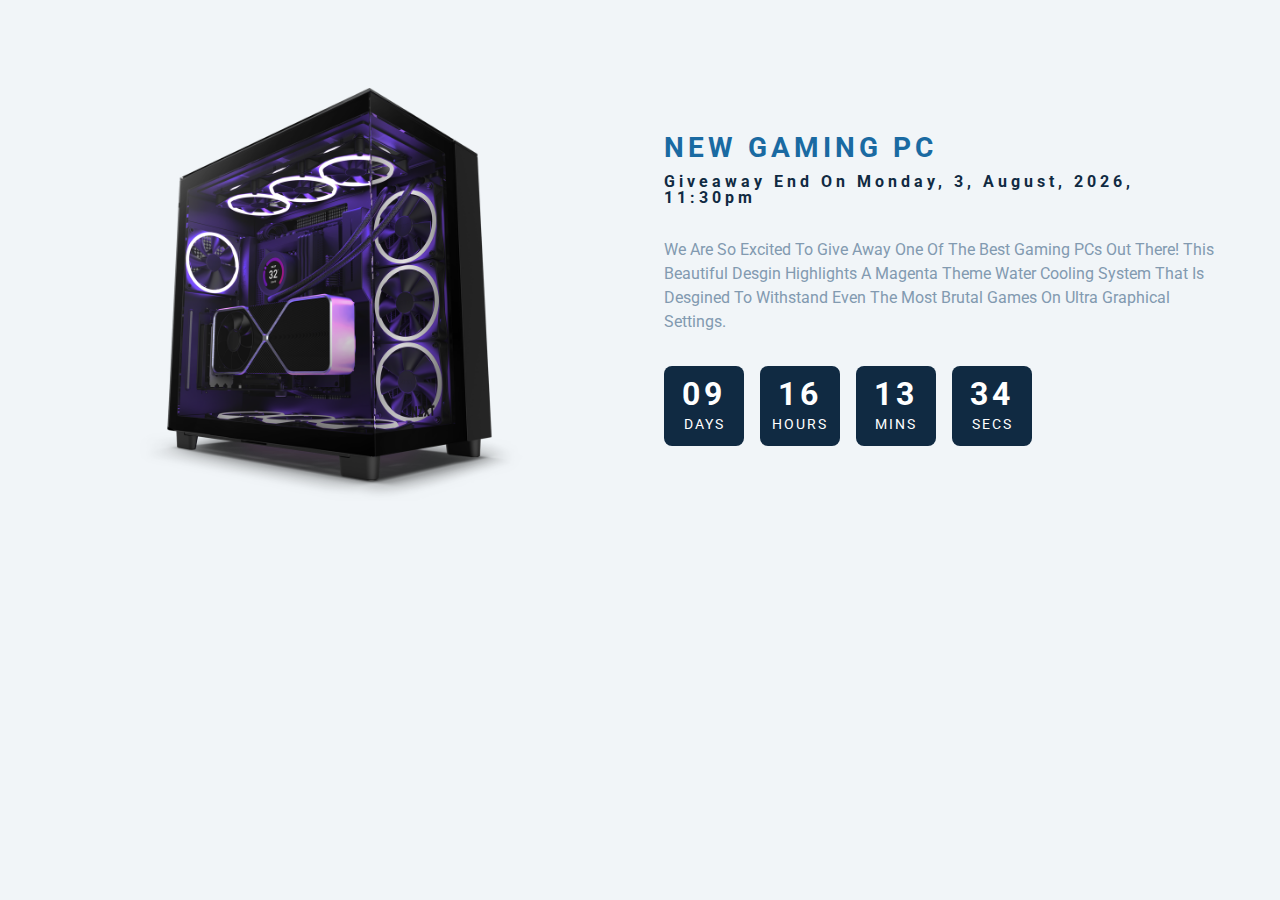
<file: Countdown-timer/index.html>
<!DOCTYPE html>
<html lang="en">
    <head>
        <meta charset="UTF-8"/>
        <meta name="viewport" content="width=device-width, 
        initial-scale=1.0"/>
        <title>Alex's Countdown-Timer</title>
        <!-- stylesheet -->
        <link rel="stylesheet" href="style.css">
    </head>
    <body>
        <!-- create our section -->
        <section class="section-center">
            <!-- insert our image -->
            <article class="gift-img">
                <img src="./gift-img.png" alt="gift">
            </article>
            <!-- info -->
            <article class="gift-info">
                <h3>new gaming PC</h3>
                <h4 class="giveaway">
                    giveaway end on October, 9 2023, 2:00pm
                </h4>
                <p>
                    we are so excited to give away one of the best
                    gaming PCs out there! This beautiful desgin
                    highlights a magenta theme water cooling system
                    that is desgined to withstand even the most brutal 
                    games on ultra graphical settings.
                </p>
                <div class="deadline">
                    <!-- days -->
                    <div class="deadline-format">
                        <div>
                            <h4 class="days">34</h4>
                            <span>days</span>
                        </div>
                    </div>
                    <!-- end of days -->
                    <!-- days -->
                    <div class="deadline-format">
                        <div>
                            <h4 class="hours">34</h4>
                            <span>hours</span>
                        </div>
                    </div>
                    <!-- end of days-->
                    <!-- minutes -->
                    <div class="deadline-format">
                        <div>
                            <h4 class="minutes">34</h4>
                            <span>mins</span>
                        </div>
                    </div>
                     <!-- end of days-->
                    <!-- minutes -->
                    <div class="deadline-format">
                        <div>
                            <h4 class="seconds">34</h4>
                            <span>secs</span>
                        </div>
                    </div>
                    <!-- end of days -->
                </div>
            </article>
        </section>
          <!--javascript file-->
        <script src="app.js"></script>
    </body>
</html>
</file>
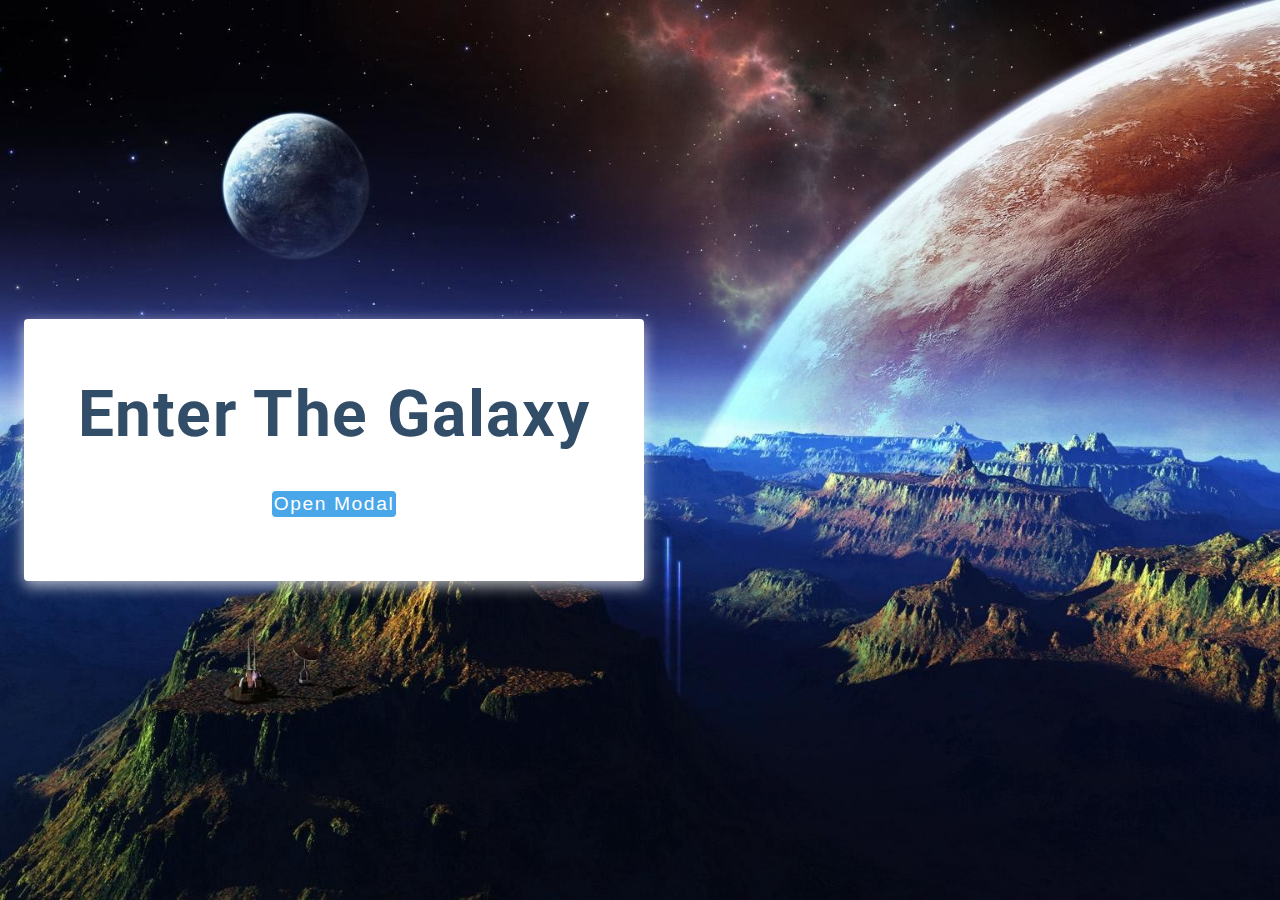
<file: Modal/index.html>
<!DOCTYPE html>
<html lang="en">
    <head>
        <meta charset="UTF-8"/>
        <meta name="viewport" content="width=device-width, 
        initial-scale=1.0"/>
        <title>Alex's Counter</title>
        <!-- stylesheet -->
        <link
        rel="stylesheet"
        href="https://cdnjs.cloudflare.com/ajax/libs/font-awesome/5.14.0/css/all.min.css"
      />
        <link rel="stylesheet" href="style.css"/>
    </head>
    <body>
     <!-- HERO Goes here. It's massive background image with some content-->
     <header class="hero">
        <div class="banner">
            <h1>Enter the Galaxy</h1>
            <button class="btn modal-btn">
                open modal
            </button>       
        </div>
     </header>
     <!-- end of HERO -->
     <!--modal -->
     <div class="modal-overlay">
        <div class="modal-container">
            <h3>modal content</h3>
            <button class="close-btn">
                <i class="fas fa-times"></i>
            </button>
        </div>
     </div>
     <!--javascript file-->
        <script src="app.js"></script>
    </body>
</html>
</file>
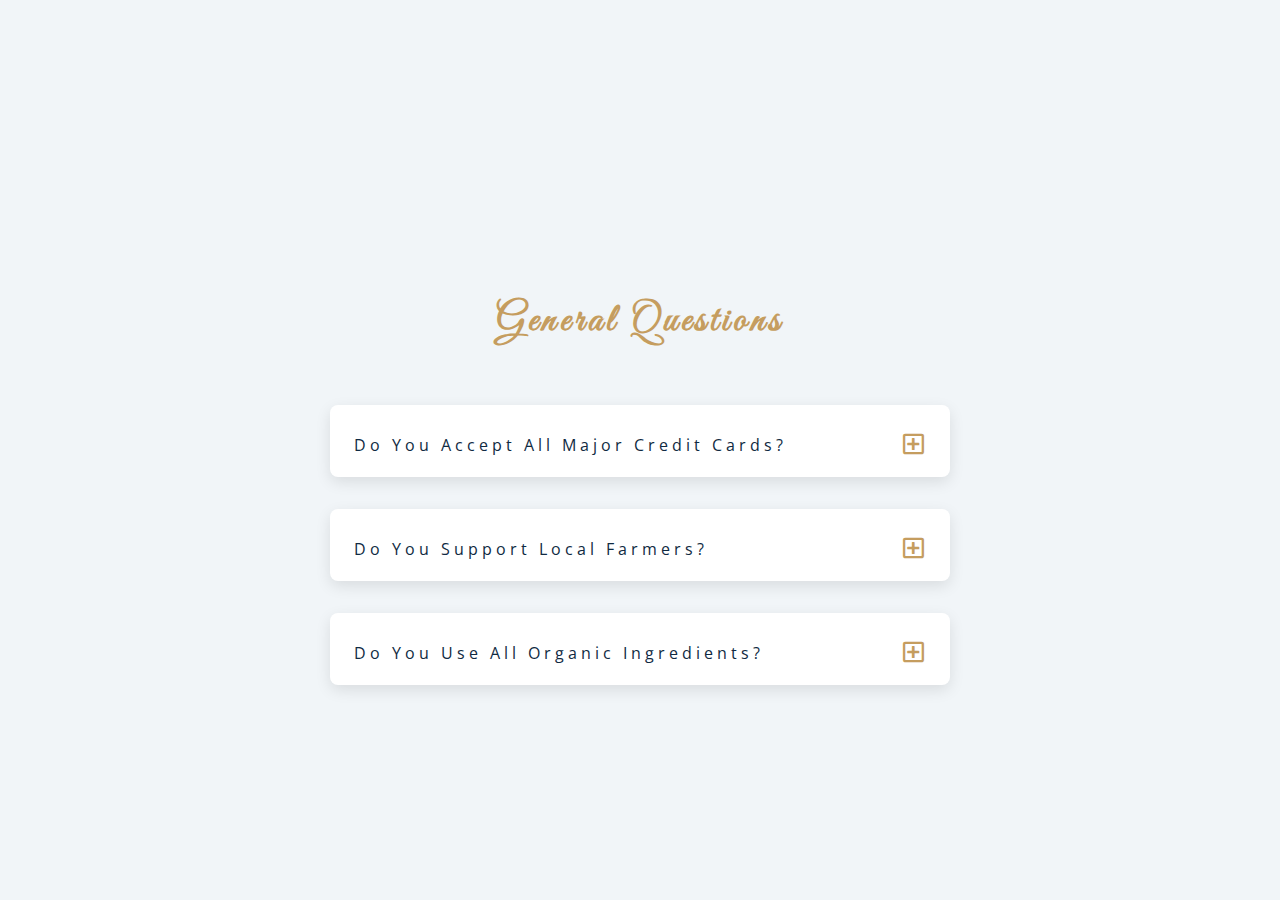
<file: Questions/index.html>
<!DOCTYPE html>
<html lang="en">
    <head>
        <meta charset="UTF-8"/>
        <meta name="viewport" content="width=device-width, 
        initial-scale=1.0"/>
        <title>Alex's Q & A</title>
        <!-- stylesheets -->
        <!-- font-awesome -->
    <link rel="stylesheet" href="https://cdnjs.cloudflare.com/ajax/libs/font-awesome/5.14.0/css/all.min.css" />
    <!-- extra fonts -->
    <link
      href="https://fonts.googleapis.com/css?family=Great+Vibes&display=swap"
      rel="stylesheet"
    />
        <link rel="stylesheet" href="style.css">
    </head>
    <body>
        <main>
        <section class="questions">
            <!-- title -->
            <div class="title">
                <h2>General Questions</h2>
            </div>
            <!--questions tabs-->
            <div class="section-center">
                <!-- single question -->
                <article class="question">
                    <!-- question title -->
                    <div class="question-title">
                        <p>do you accept all major credit cards?</p>
                        <button type="button" class="question-btn">
                            <span class="plus-icon">
                                <i class="far fa-plus-square"></i>
                            </span>
                            <span class="minus-icon">
                                <i class="far fa-minus-square"></i>
                            </span>
                        </button>
                    </div>
                    <!-- question text-->
                    <div class="question-text">
                        <p>Yes. We are proud to say we have made it easier than ever to
                            make payments within our company. We accept a variety of credit cards that include
                            debit, mastercard, paypal, and other forms of online
                            transactions. We hope this answers your question!!
                        </p>
                    </div>
                </article>
                <!-- end of single question -->
                 <!-- single question -->
                 <article class="question">
                    <!-- question title -->
                    <div class="question-title">
                        <p>do you support local farmers?</p>
                        <button type="button" class="question-btn">
                            <span class="plus-icon">
                                <i class="far fa-plus-square"></i>
                            </span>
                            <span class="minus-icon">
                                <i class="far fa-minus-square"></i>
                            </span>
                        </button>
                    </div>
                    <!-- question text-->
                    <div class="question-text">
                        <p>
                            Yes, we support our local farmers who work tireslly to keep
                            all of us fed day and night. In fact, we are proud to say
                            we have several sponsorships with a couple of our local farmers 
                            in our neighborhood!!
                        </p>
                    </div>
                </article>
                <!-- end of single question -->
                 <!-- single question -->
                 <article class="question">
                    <!-- question title -->
                    <div class="question-title">
                        <p>do you use all organic ingredients?</p>
                        <button type="button" class="question-btn">
                            <span class="plus-icon">
                                <i class="far fa-plus-square"></i>
                            </span>
                            <span class="minus-icon">
                                <i class="far fa-minus-square"></i>
                            </span>
                        </button>
                    </div>
                    <!-- question text-->
                    <div class="question-text">
                        <p>Indeed we do thanks to the support of our local farmers
                            who continously supply us with the freshes of their products.
                            Our products are used throughout the globe and used in some of 
                            the finest resteraunts in the world!
                        </p>
                    </div>
                </article>
                <!-- end of single question -->
            </div>
        </section>
    </main>
          <!--javascript file-->
        <script src="app.js"></script>
    </body>
</html>
</file>
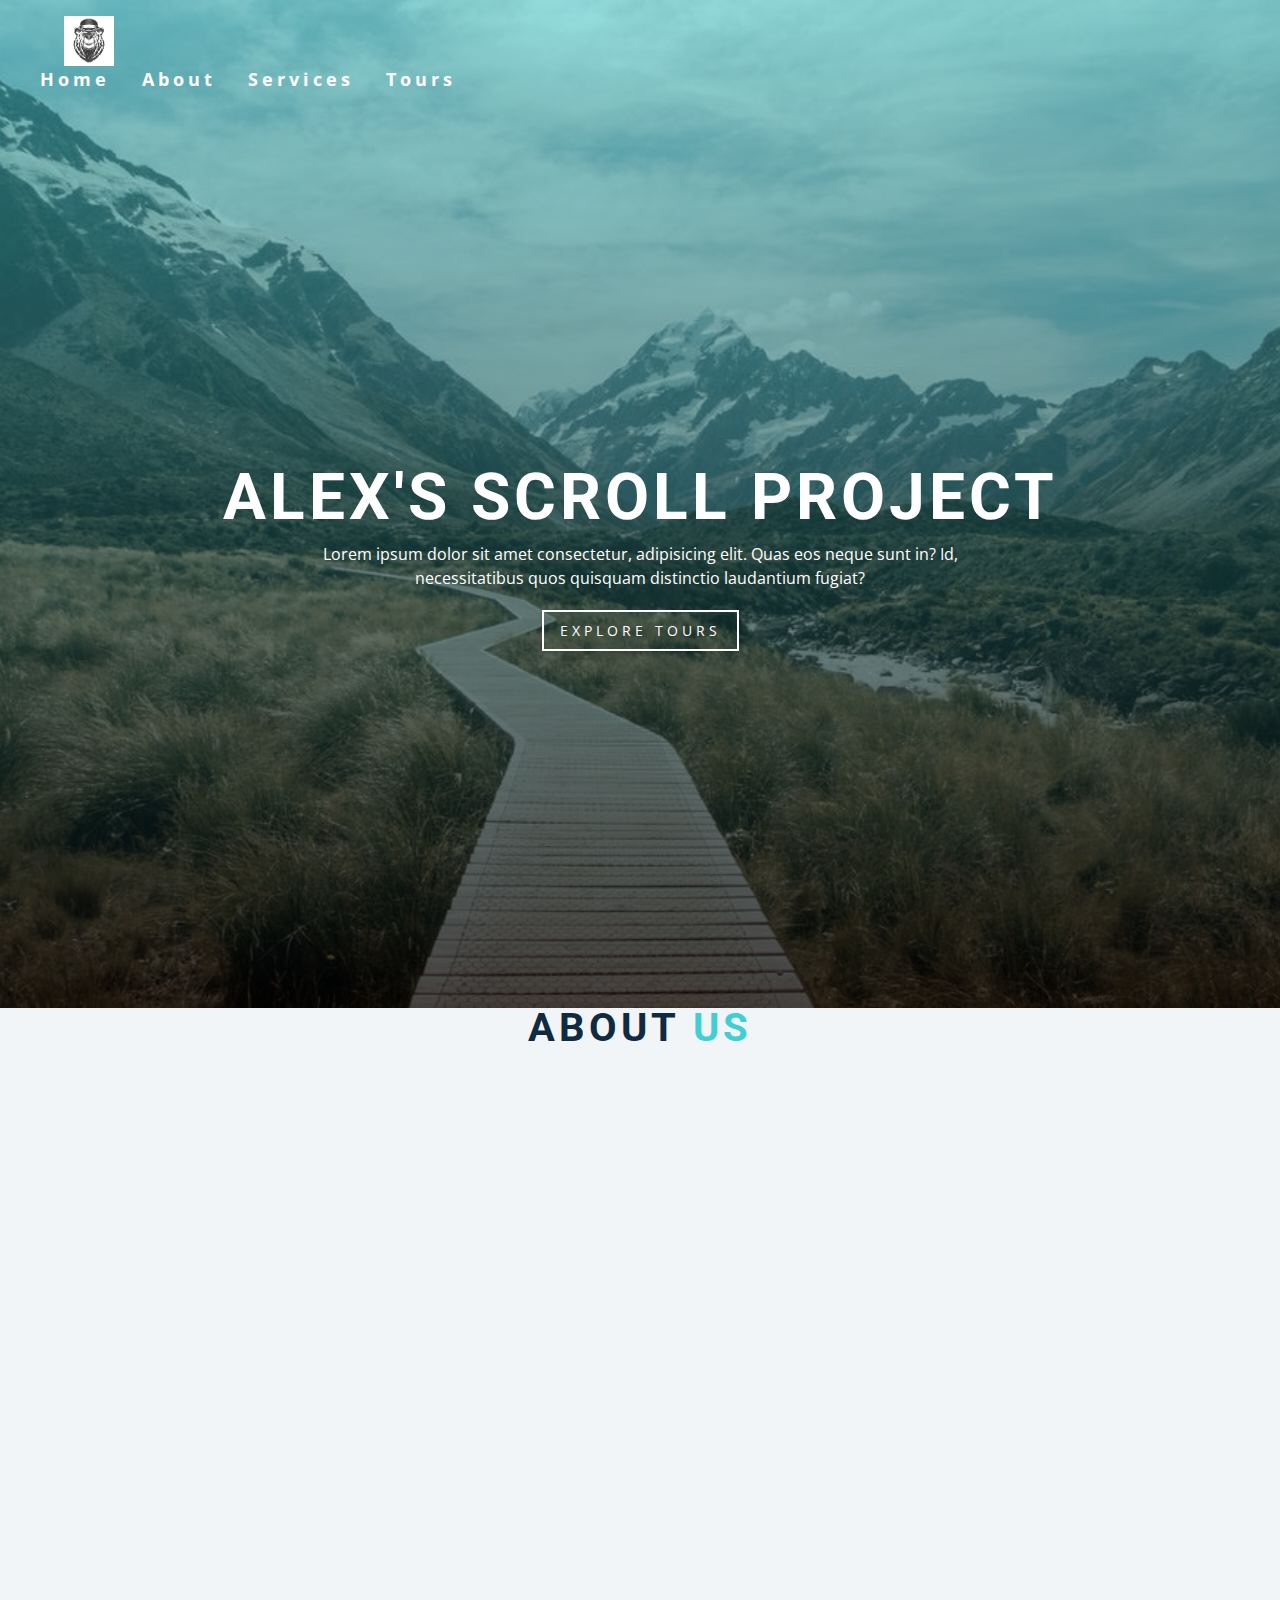
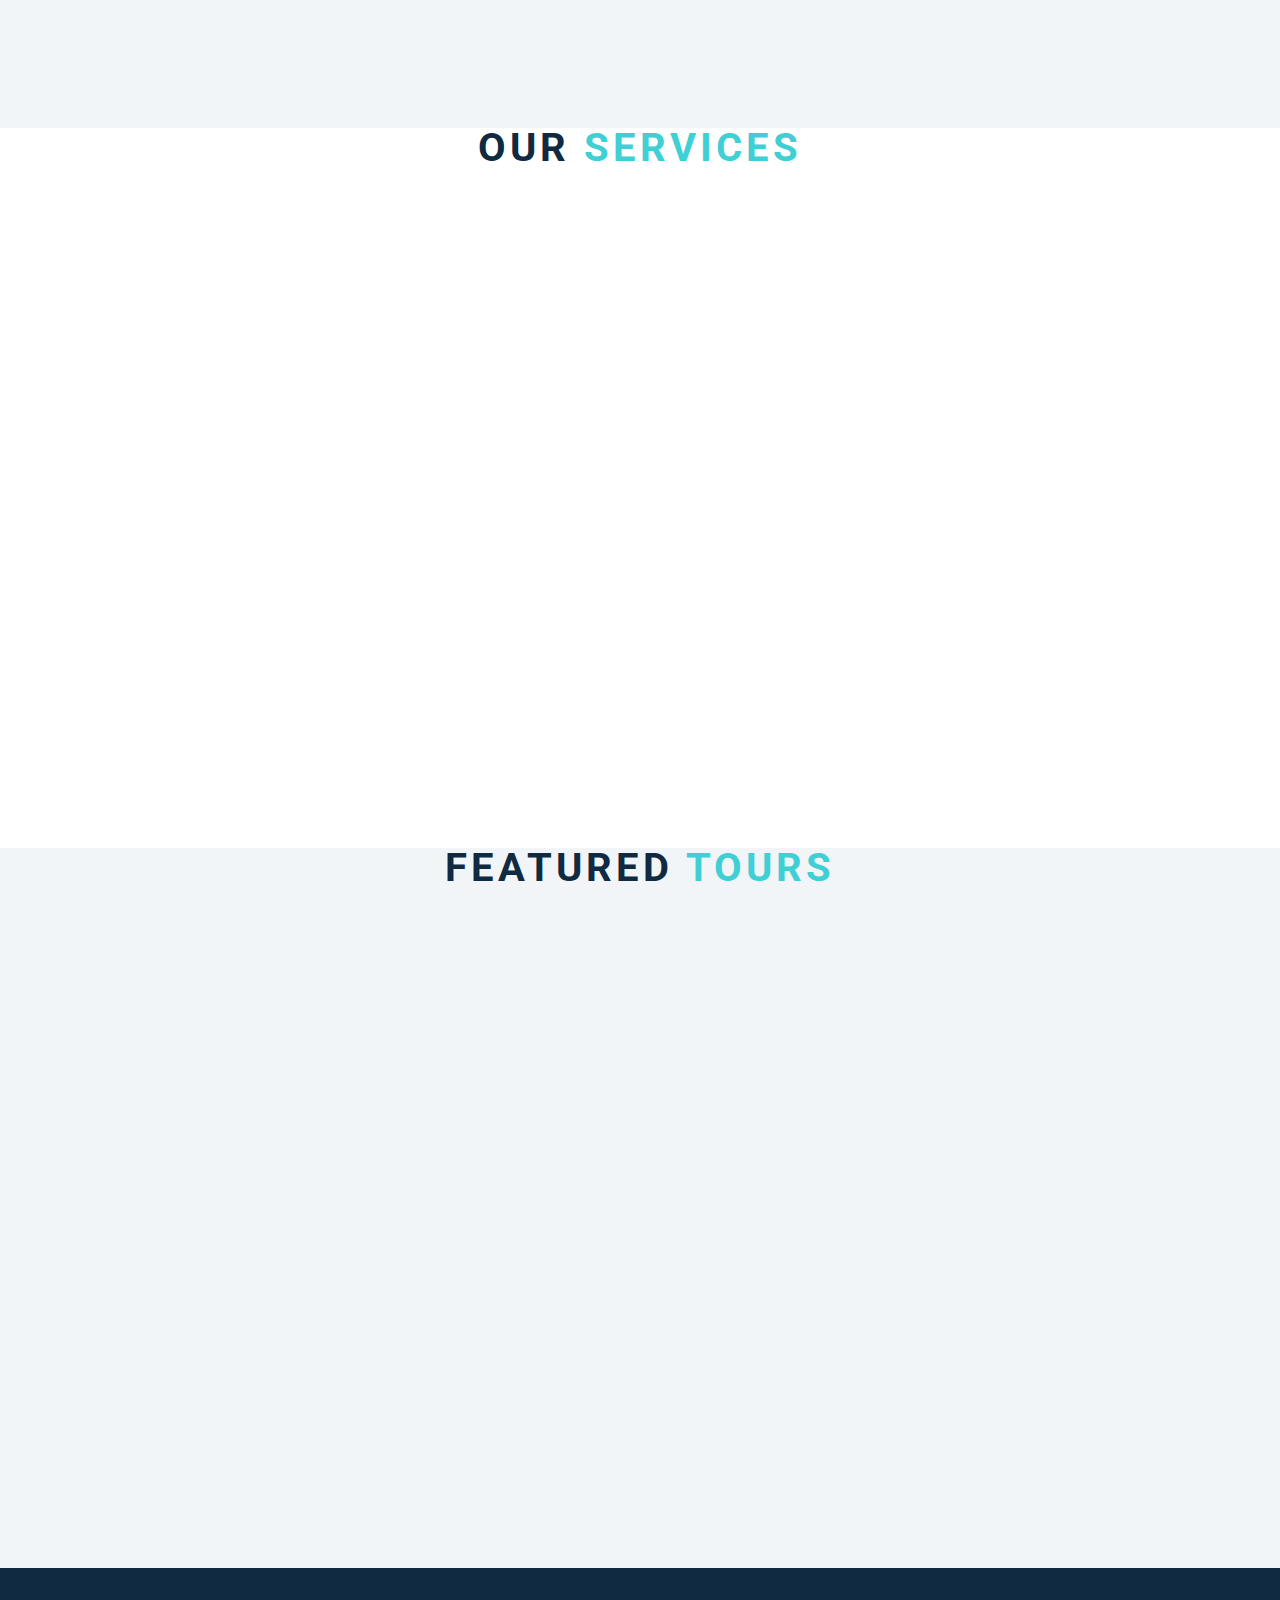
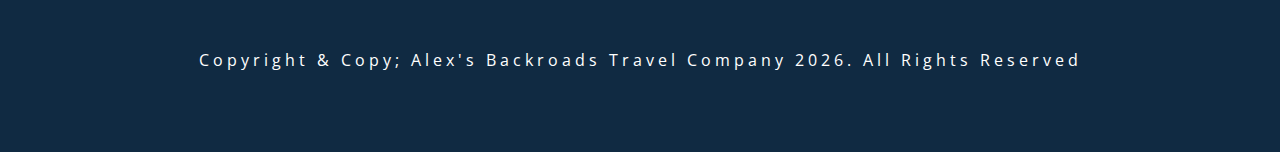
<file: Scroll/index.html>
<!DOCTYPE html>
<html lang="en">
    <head>
        <meta charset="UTF-8"/>
        <meta name="viewport" content="width=device-width, 
        initial-scale=1.0"/>
        <title>Alex's Scroll Project V2</title>
         <!-- font-awesome -->
    <link
    rel="stylesheet"
    href="https://cdnjs.cloudflare.com/ajax/libs/font-awesome/5.14.0/css/all.min.css"
  />
        <!-- stylesheet -->
        <link rel="stylesheet" href="style.css">
    </head>
    <body>
        <header id="home">
            <!-- create a nav bar-->
            <nav id="nav">
                <div class="nav-center">
                    <!--nav header-->
                    <img src="./logo.jpg" class="logo" alt="logo" />
                    <button class="nav-toggle">
                        <i class="fas fa-bars"></i>
                    </button>
                </div>
                <!-- now some links for the navbar-->
                <div class="links-container">
                    <ul class="links">
                        <li>
                            <a href="#home" class="scroll-link">home</a>
                        </li>
                        <li>
                            <a href="#about" class="scroll-link">about</a>
                        </li>
                        <li>
                            <a href="#services" class="scroll-link">services</a>
                        </li>
                        <li>
                            <a href="#tours" class="scroll-link">tours</a>
                        </li>
                    </ul>
                </div>
            </nav>
            <!-- now, let's create a banner -->
            <div class="banner">
                <div class="container">
                    <h1>alex's scroll project</h1>
                    <p>
                        Lorem ipsum dolor sit amet consectetur, adipisicing elit. Quas eos
            neque sunt in? Id, necessitatibus quos quisquam distinctio
            laudantium fugiat?
                    </p>
                    <a href="#tours" class="scroll-link btn btn-white">explore tours</a>
                </div>
            </div>
        </header>
       <!-- about -->
       <section id="about" class="section">
        <div class="title">
            <h2>about <span>us</span></h2>
        </div>
       </section>
       <section id="services" class="section">
        <div class="title">
            <h2>our <span>services</span></h2>
        </div>
       </section>
       <section id="tours" class="section">
        <div class="title">
            <h2>featured <span>tours</span></h2>
        </div>
       </section>
       <!-- a bottom footer -->
       <footer class="section">
        <p>
            copyright & copy; Alex's backroads travel company
            <span id="date"></span>. all rights reserved
        </p>
       </footer>
       <a class="scroll-link top-link" href="#home">
        <i class="fas fa-arrow-up"></i>
       </a>
          <!--javascript file-->
        <script src="app.js"></script>
    </body>
</html>
</file>
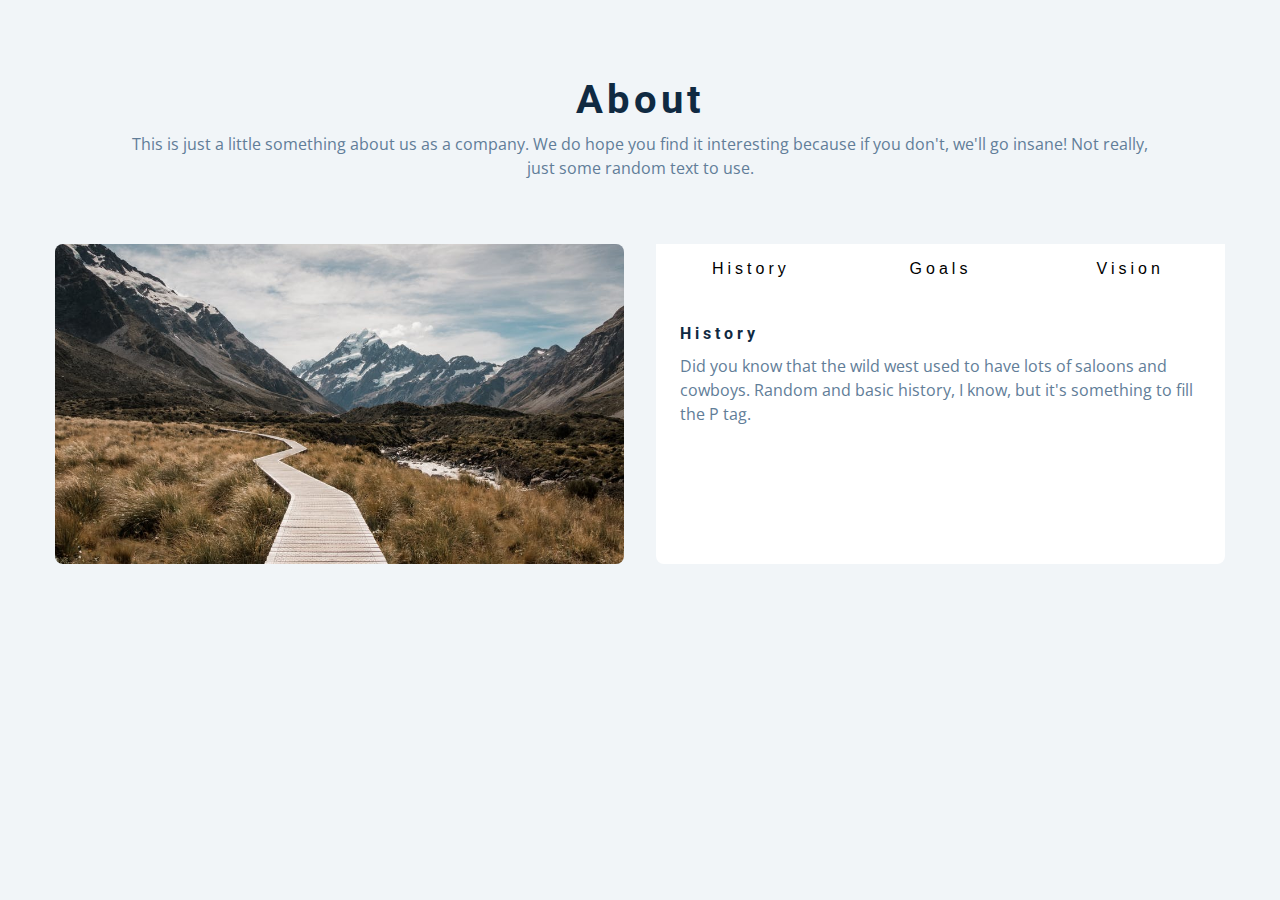
<file: Tabs/index.html>
<!DOCTYPE html>
<html lang="en">
    <head>
        <meta charset="UTF-8"/>
        <meta name="viewport" content="width=device-width, 
        initial-scale=1.0"/>
        <title>Alex's Tabs Project</title>
            <!-- font-awesome -->
    <link
    rel="stylesheet"
    href="https://cdnjs.cloudflare.com/ajax/libs/font-awesome/5.14.0/css/all.min.css"
  />
        <!-- stylesheet -->
        <link rel="stylesheet" href="style.css">
    </head>
    <body>
        <!-- lets create a section class to hold all our tabs-->
        <section class="section">
            <div class="title">
                <h2>about</h2>
                <p>This is just a little something about us
                    as a company. We do hope you find it interesting
                    because if you don't, we'll go insane! Not really, just some random text to use.
                </p>
            </div>
            <div class="about-center section-center">
                <article class="about-img">
                    <img src="./hero-bcg.jpeg" alt="" />
                </article>
                <article class="about">
                    <div class="btn-container">
                        <button class="tab-btn active" data-id="history">history</button>
                        <button class="tab-btn active" data-id="goals">goals</button>
                        <button class="tab-btn active" data-id="vision">vision</button>
                    </div>
                    <div class="about-content">
                        <!--single item-->
                        <div class="content active" id="history">
                            <h4>history</h4>
                            <p>
                                Did you know that the wild west used to have lots of saloons and cowboys. 
                                Random and basic history, I know, but it's something to fill the P tag.
                            </p>
                        </div>
                        <!-- end of single item-->
                        <!-- single item-->
                        <div class="content" id="goals">
                            <h4>goals</h4>
                            <p>
                                It is important to have goals as it develops a healthy mindset and a sense of
                                achievement when accomplishing said goals. Never forget... You can do it!!!
                            </p>
                        </div>
                    </div>
                    <div class="content" id="vision">
                        <h4>vision</h4>
                        <p>
                            Having some decent vision can improve your movie quality experience 
                            instead of seeing blurred images that offer no real detail. Get some 
                            glasses and it'll be a whole new world!!
              
                        </p>
                        <ul>
                            <li>See </li>
                            <li>The  </li>
                            <li>World </li>
                        </ul>
                    </div>
                </article>
            </div>
        </section>
          <!--javascript file-->
        <script src="app.js"></script>
    </body>
</html>
</file>
<file: Countdown-timer/style.css>
/*
=============== 
Fonts
===============
*/
@import url("https://fonts.googleapis.com/css?family=Open+Sans|Roboto:400,700&display=swap");

/*
=============== 
Variables
===============
*/

:root {
  /* dark shades of primary color*/
  --clr-primary-1: hsl(205, 86%, 17%);
  --clr-primary-2: hsl(205, 77%, 27%);
  --clr-primary-3: hsl(205, 72%, 37%);
  --clr-primary-4: hsl(205, 63%, 48%);
  /* primary/main color */
  --clr-primary-5: #49a6e9;
  /* lighter shades of primary color */
  --clr-primary-6: hsl(205, 89%, 70%);
  --clr-primary-7: hsl(205, 90%, 76%);
  --clr-primary-8: hsl(205, 86%, 81%);
  --clr-primary-9: hsl(205, 90%, 88%);
  --clr-primary-10: hsl(205, 100%, 96%);
  /* darkest grey - used for headings */
  --clr-grey-1: hsl(209, 61%, 16%);
  --clr-grey-2: hsl(211, 39%, 23%);
  --clr-grey-3: hsl(209, 34%, 30%);
  --clr-grey-4: hsl(209, 28%, 39%);
  /* grey used for paragraphs */
  --clr-grey-5: hsl(210, 22%, 49%);
  --clr-grey-6: hsl(209, 23%, 60%);
  --clr-grey-7: hsl(211, 27%, 70%);
  --clr-grey-8: hsl(210, 31%, 80%);
  --clr-grey-9: hsl(212, 33%, 89%);
  --clr-grey-10: hsl(210, 36%, 96%);
  --clr-white: #fff;
  --clr-red-dark: hsl(360, 67%, 44%);
  --clr-red-light: hsl(360, 71%, 66%);
  --clr-green-dark: hsl(125, 67%, 44%);
  --clr-green-light: hsl(125, 71%, 66%);
  --clr-black: #222;
  --clr-gold: #c59d5f;
  --ff-primary: "Roboto", sans-serif;
  --ff-secondary: "Open Sans", sans-serif;
  --transition: all 0.3s linear;
  --spacing: 0.25rem;
  --radius: 0.5rem;
  --light-shadow: 0 5px 15px rgba(0, 0, 0, 0.1);
  --dark-shadow: 0 5px 15px rgba(0, 0, 0, 0.2);
  --max-width: 1170px;
  --fixed-width: 620px;
}
/*
=============== 
Global Styles
===============
*/

*,
::after,
::before{
    margin: 0;
    padding: 0;
    box-sizing: border-box;
}
body{
    font-family: var(--ff-primary);
    background: var(--clr-grey-10);
    color: var(--clr-grey-1);
    line-height: 1.5;
    font-size: 0.75rem;
}
ul{
    list-style-type: none;
}
a{
    text-decoration: none;
}
img:not(.logo){
    width: 100%;
}
img{
    display: block;
}

h1,
h2,
h3,
h4{
    letter-spacing: var(--spacing);
    text-transform: capitalize;
    line-height: 1.25;
    margin-bottom: 0.75rem;
    font-family: var(--ff-primary);
}
h1{
font-size: 3rem;
}
h2{
    font-size: 2rem;
}
h3{
    font-size: 1.25rem;
}
h4{
    font-size: 0.875rem;
}
p{
    margin-bottom: 1.25rem;
    color: var(--clr-grey-5);
}
@media screen and (min-width: 800px){
    h1{
        font-size: 4rem;
    }
    h2{
        font-size: 2.5rem;
    }
    h3{
        font-size: 1.75rem;
    }
    h4{
        font-size: 1rem;
    }
    body{
        font-size: 1rem;
    }
    h1,
    h2,
    h3,
    h4{
        line-height: 1;
    }
}
/* global classes */

.btn{
    text-transform: uppercase;
    background: transparent;
    color: var(--clr-black);
    padding: 0.375rem 0.75rem;
    letter-spacing: var(--spacing);
    display: inline-block;
    transition: var(--transition);
    font-size: 0.875rem;
    border: 2px solid var(--clr-black);
    cursor: pointer;
    box-shadow: 0 1px 3px rgba(0, 0, 0, 0.2);
    border-radius: var(--radius);
}
.btn:hover{
    color: var(--clr-white);
    background: var(--clr-black);
}
/* section */

.section{
    padding: 5rem 0;
}

.section-center{
    width: 90vw;
    margin: 5rem auto;
    max-width: 1170px;
} 
main{
    min-height: 100vh;
    display: grid;
    place-items: center;
}
/*--------------
    COUNTDOWN TIMER
-----------------*/
.gift-img{
    margin-bottom: 2rem;
}
.gift-info h3{
    text-transform: uppercase;
    color: var(--clr-primary-3);
}
.gift-info p{
    color: var(--clr-grey-6);
}
.date{
    color: var(--clr-grey-5);
    font-size: 0.85rem;
}
@media screen and (min-width: 992px){
    .section-center{
        display: grid;
        grid-template-columns: 1fr 1fr;
        place-items: center;
        gap: 3rem;
        width: 95vw;
    }
    .gift-img{
        margin-bottom: 0;
    }
}
.gift-info p{
    margin: 2rem 0;
    text-transform: capitalize;
}
.deadline{
    display: flex;
}
.deadline-format{
    background: var(--clr-grey-1);
    color: var(--clr-white);
    margin-right: 1rem;
    width: 5rem;
    height: 5rem;
    display: grid;
    place-items: center;
    text-align: center;
    border-radius: var(--radius);
}
.deadline-format span{
    display: block;
    text-transform: uppercase;
    letter-spacing: 2px;
    font-size: 0.85rem;
    
}
.deadline h4:not(.expired){
    font-size: 2rem;
    margin-bottom: 0.25rem;
    letter-spacing: var(--spacing);
}
</file>
<file: Modal/style.css>
/*
Fonts
*/
@import url("https://fonts.googleapis.com/css?family=Open+Sans|Roboto:400,700&display=swap");

/*
=============== 
Variables
===============
*/

:root {
    /* dark shades of primary color*/
    --clr-primary-1: hsl(205, 86%, 17%);
    --clr-primary-2: hsl(205, 77%, 27%);
    --clr-primary-3: hsl(205, 72%, 37%);
    --clr-primary-4: hsl(205, 63%, 48%);
    /* Primary/main color */
    --clr-primary-5: hsl(205, 78%, 60%);
    /* Lighter shades of primary color*/
    --clr-primary-6: hsl(205, 89%, 70%);
    --clr-primary-7: hsl(205, 90%, 76%);
    --clr-primary-8: hsl(205, 86%, 81%);
    --clr-primary-9: hsl(205, 90%, 88%);
    --clr-primary-10: hsl(205, 100%, 96%);
    /* darkest grey - used for headings */
    --clr-grey-1: hsl(209, 61%, 16%);
    --clr-grey-2: hsl(211, 39%, 23%);
    --clr-grey-3: hsl(209, 34%, 30%);
    --clr-grey-4: hsl(209, 28%, 39%);
    /* grey used for paragraphs */
    --clr-grey-5: hsl(210, 22%, 49%);
    --clr-grey-6: hsl(209, 23%, 60%);
    --clr-grey-7: hsl(211, 27%, 70%);
    --clr-grey-8: hsl(210, 31%, 80%);
    --clr-grey-9: hsl(212, 33%, 89%);
    --clr-grey-10: hsl(210, 36%, 96%);
    --clr-white: #fff;
    --clr-red-dark: hsl(360, 67%, 44%);
    --clr-red-light: hsl(360, 71%, 66%);
    --clr-green-dark: hsl(125, 67%, 44%);
    --clr-green-light: hsl(125, 71%, 66%);
    --clr-black: #222;
    --ff-primary: "Roboto", sans-serif;
    --ff-secondary: "Open Sans", sans-serif;
    --transition: all 0.3s linear;
    --spacing: 0.1rem;
    --radius: 0.25rem;
    --light-shadow: 0 5px 15px rgba(255, 255, 255, 0.7);
    --dark-shadow: 0 5px 15px rgba(0, 0, 0, 0.2);
    --max-width: 1170px;
    --fixed-width: 620px;
}

/* GLOBAL STYLES */

*,
::after,
::before {
    margin: 0;
    padding: 0;
    box-sizing: border-box;
}
body{
    font-family: var(--ff-secondary);
    background: var(--clr-grey-10);
    color: var(--clr-grey-3);
    line-height: 1.5;
    font-size: 0.875rem;
}
ul{
    list-style-type: none;
}
a{
    text-decoration: none;
}
img:not(.logo) {
    width: 100%;
  }
  img {
    display: block;
  }
h1,
h2,
h3,
h4{
    letter-spacing: var(--spacing);
    text-transform: capitalize;
    line-height: 1.25;
    margin-bottom: 0.75rem;
    font-family: var(--ff-primary);
}
h1{
    font-size: 3rem;
}
h2{
    font-size: 2rem;
}
h3{
    font-size: 1.25rem;
}
h4{
    font-size: 0.875;
}
p{
    margin-bottom: 1.35rem;
    color: var(--clr-grey-5);
}
@media screen and (min-width: 800px) {
    h1 {
      font-size: 4rem;
    }
    h2 {
      font-size: 2.5rem;
    }
    h3 {
      font-size: 1.75rem;
    }
    h4 {
      font-size: 1rem;
    }
    body {
      font-size: 1rem;
    }
    h1,
    h2,
    h3,
    h4 {
      line-height: 1;
    }
  }
  /*  global classes */
  
  /* section */
  .section {
    padding: 5rem 0;
  }
  
  .section-center {
    width: 90vw;
    margin: 0 auto;
    max-width: 1170px;
  }
  @media screen and (min-width: 992px) {
    .section-center {
      width: 95vw;
    }
  }
  main {
    min-height: 100vh;
    display: grid;
    place-items: center;
  }
 /* MODAL STYLES */

 .hero{
    min-height: 100vh;
    background:url(./backgroundImg.jpeg) center/cover no-repeat;
    display: grid;
    place-items: center stretch;
    padding-left: 1.5rem;
 }
 .banner{
    background-color: var(--clr-white);
    padding: 4rem 0;
    border-radius: var(--radius);
    box-shadow: var(--light-shadow);
    width: 90vw;
    text-align: center;
    max-width: var(--fixed-width);
    letter-spacing: var(--spacing);
 }
 .modal-btn{
    font-size: 1.2rem;
    text-transform: capitalize;
    letter-spacing: var(--spacing);
    margin-top: 2rem;
    background: var(--clr-primary-5);
    border-color: transparent;
    color: var(--clr-white);
    cursor: pointer;
    border-radius: var(--radius);
 }
 .modal-btn:hover{
    background: transparent;
    color: var(--clr-primary-5);
    transition: var(--transition);
 }
 .modal-overlay{
    position: fixed;
    top: 0;
    left: 0;
    width: 100%;
    height: 100%;
    background: rgba(73, 166, 233, 0.5);
    display: grid;
    place-items: center stretch;
    transition: var(--transition);
    visibility: hidden;
    z-index: -10;
 }

 /*Open/Close modal*/

.open-modal{
    visibility: visible;
    z-index: 10;
}
.modal-container{
    background: var(--clr-white);
    border-radius: var(--radius);
    width: 90vw;
    height: 30vh;
    max-width: var(--fixed-width);
    text-align: center;
    display: grid;
    place-items: center;
    position: relative;
}
.close-btn{
    position: absolute;
    top: 1rem;
    right: 1rem;
    font-size: 2rem;
    background: transparent;
    border-color: transparent;
    color: var(--clr-red-dark);
    cursor: pointer;
    transition: var(--transition);
}
.close-btn:hover{
    color: var(--clr-red-light);
    transform: scale(1.3);
}
</file>
<file: Questions/style.css>
/*
=============== 
Fonts
===============
*/
@import url("https://fonts.googleapis.com/css?family=Open+Sans|Roboto:400,700&display=swap");

/*
=============== 
Variables
===============
*/

:root {
  /* dark shades of primary color*/
  --clr-primary-1: hsl(205, 86%, 17%);
  --clr-primary-2: hsl(205, 77%, 27%);
  --clr-primary-3: hsl(205, 72%, 37%);
  --clr-primary-4: hsl(205, 63%, 48%);
  /* primary/main color */
  --clr-primary-5: #49a6e9;
  /* lighter shades of primary color */
  --clr-primary-6: hsl(205, 89%, 70%);
  --clr-primary-7: hsl(205, 90%, 76%);
  --clr-primary-8: hsl(205, 86%, 81%);
  --clr-primary-9: hsl(205, 90%, 88%);
  --clr-primary-10: hsl(205, 100%, 96%);
  /* darkest grey - used for headings */
  --clr-grey-1: hsl(209, 61%, 16%);
  --clr-grey-2: hsl(211, 39%, 23%);
  --clr-grey-3: hsl(209, 34%, 30%);
  --clr-grey-4: hsl(209, 28%, 39%);
  /* grey used for paragraphs */
  --clr-grey-5: hsl(210, 22%, 49%);
  --clr-grey-6: hsl(209, 23%, 60%);
  --clr-grey-7: hsl(211, 27%, 70%);
  --clr-grey-8: hsl(210, 31%, 80%);
  --clr-grey-9: hsl(212, 33%, 89%);
  --clr-grey-10: hsl(210, 36%, 96%);
  --clr-white: #fff;
  --clr-red-dark: hsl(360, 67%, 44%);
  --clr-red-light: hsl(360, 71%, 66%);
  --clr-green-dark: hsl(125, 67%, 44%);
  --clr-green-light: hsl(125, 71%, 66%);
  --clr-gold: #c59d5f;
  --clr-black: #222;
  --ff-primary: "Roboto", sans-serif;
  --ff-secondary: "Open Sans", sans-serif;
  --transition: all 0.3s linear;
  --spacing: 0.25rem;
  --radius: 0.5rem;
  --light-shadow: 0 5px 15px rgba(0, 0, 0, 0.1);
  --dark-shadow: 0 5px 15px rgba(0, 0, 0, 0.2);
  --max-width: 1170px;
  --fixed-width: 620px;
}
/*
=============== 
Global Styles
===============
*/

*,
::after,
::before {
  margin: 0;
  padding: 0;
  box-sizing: border-box;
}
body {
  font-family: var(--ff-secondary);
  background: var(--clr-grey-10);
  color: var(--clr-grey-1);
  line-height: 1.5;
  font-size: 0.875rem;
}
ul {
  list-style-type: none;
}
a {
  text-decoration: none;
}
img:not(.logo) {
  width: 100%;
}
img {
  display: block;
}

h1,
h2,
h3,
h4 {
  letter-spacing: var(--spacing);
  text-transform: capitalize;
  line-height: 1.25;
  margin-bottom: 0.75rem;
  font-family: var(--ff-primary);
}
h1 {
  font-size: 3rem;
}
h2 {
  font-size: 2rem;
}
h3 {
  font-size: 1.25rem;
}
h4 {
  font-size: 0.875rem;
}
p {
  margin-bottom: 1.25rem;
  color: var(--clr-grey-5);
}
@media screen and (min-width: 800px) {
  h1 {
    font-size: 4rem;
  }
  h2 {
    font-size: 2.5rem;
  }
  h3 {
    font-size: 1.75rem;
  }
  h4 {
    font-size: 1rem;
  }
  body {
    font-size: 1rem;
  }
  h1,
  h2,
  h3,
  h4 {
    line-height: 1;
  }
}
/*  global classes */

.btn {
  text-transform: uppercase;
  background: transparent;
  color: var(--clr-black);
  padding: 0.375rem 0.75rem;
  letter-spacing: var(--spacing);
  display: inline-block;
  transition: var(--transition);
  font-size: 0.875rem;
  border: 2px solid var(--clr-black);
  cursor: pointer;
  box-shadow: 0 1px 3px rgba(0, 0, 0, 0.2);
  border-radius: var(--radius);
}
.btn:hover {
  color: var(--clr-white);
  background: var(--clr-black);
}
/* section */
.section {
  padding: 5rem 0;
}

.section-center {
  width: 90vw;
  margin: 0 auto;
  max-width: 1170px;
}
@media screen and (min-width: 992px) {
  .section-center {
    width: 95vw;
  }
}
main {
  min-height: 100vh;
  display: grid;
  place-items: center;
}
/*
=============== 
Questions
===============
*/
.title {
  margin-top: 13vh;
  margin-bottom: 4rem;
}
.title h2 {
  color: var(--clr-gold);
  font-family: "Great Vibes", cursive;
  text-align: center;
}
.section-center {
  max-width: var(--fixed-width);
}
.question {
  background: var(--clr-white);
  border-radius: var(--radius);
  box-shadow: var(--light-shadow);
  padding: 1.5rem 1.5rem 0 1.5rem;
  margin-bottom: 2rem;
}
.question-title {
  display: flex;
  justify-content: space-between;
  align-items: center;
  text-transform: capitalize;
  padding-bottom: 1rem;
}

.question-title p {
    margin: 0;
  letter-spacing: var(--spacing);
  color: var(--clr-grey-1);
}
.question-btn {
  font-size: 1.5rem;
  background: transparent;
  border-color: transparent;
  cursor: pointer;
  color: var(--clr-gold);
  transition: var(--transition);
}
.question-btn:hover {
  transform: rotate(90deg);
}
.question-text {
  padding: 1rem 0 1.5rem 0;
  border-top: 1px solid rgba(0, 0, 0, 0.2);
}
.question-text p {
  margin-bottom: 0;
}
/* hide text */
.question-text {
  display: none;
}
.show-text .question-text {
  display: block;
}
.minus-icon {
  display: none;
}
.show-text .minus-icon {
  display: inline;
}
.show-text .plus-icon {
  display: none;
}
</file>
<file: Scroll/style.css>
/*
=============== 
Fonts
===============
*/
@import url("https://fonts.googleapis.com/css?family=Open+Sans|Roboto:400,700&display=swap");

/*
=============== 
Variables
===============
*/

:root {
  /* dark shades of primary color*/
  --clr-primary-1: hsl(205, 86%, 17%);
  --clr-primary-2: hsl(205, 77%, 27%);
  --clr-primary-3: hsl(205, 72%, 37%);
  --clr-primary-4: hsl(205, 63%, 48%);
  /* primary/main color */
  --clr-primary-5: #49a6e9;
  /* lighter shades of primary color */
  --clr-primary-6: hsl(205, 89%, 70%);
  --clr-primary-7: hsl(205, 90%, 76%);
  --clr-primary-8: hsl(205, 86%, 81%);
  --clr-primary-9: hsl(205, 90%, 88%);
  --clr-primary-10: hsl(205, 100%, 96%);
  /* darkest grey - used for headings */
  --clr-grey-1: hsl(209, 61%, 16%);
  --clr-grey-2: hsl(211, 39%, 23%);
  --clr-grey-3: hsl(209, 34%, 30%);
  --clr-grey-4: hsl(209, 28%, 39%);
  /* grey used for paragraphs */
  --clr-grey-5: hsl(210, 22%, 49%);
  --clr-grey-6: hsl(209, 23%, 60%);
  --clr-grey-7: hsl(211, 27%, 70%);
  --clr-grey-8: hsl(210, 31%, 80%);
  --clr-grey-9: hsl(212, 33%, 89%);
  --clr-grey-10: hsl(210, 36%, 96%);
  --clr-white: #fff;
  --clr-red-dark: hsl(360, 67%, 44%);
  --clr-red-light: hsl(360, 71%, 66%);
  --clr-green-dark: hsl(125, 67%, 44%);
  --clr-green-light: hsl(125, 71%, 66%);
  --clr-secondary: hsla(182, 63%, 54%);
  --clr-black: #222;
  --ff-primary: "Roboto", sans-serif;
  --ff-secondary: "Open Sans", sans-serif;
  --transition: all 0.3s linear;
  --spacing: 0.25rem;
  --radius: 0.5rem;
  --light-shadow: 0 5px 15px rgba(0, 0, 0, 0.1);
  --dark-shadow: 0 5px 15px rgba(0, 0, 0, 0.2);
  --max-width: 1170px;
  --fixed-width: 620px;
}
/*
=============== 
Global Styles
===============
*/
html {
  scroll-behavior: smooth;
}
*,
::after,
::before {
  margin: 0;
  padding: 0;
  box-sizing: border-box;
}
body {
  font-family: var(--ff-secondary);
  background: var(--clr-grey-10);
  color: var(--clr-grey-1);
  line-height: 1.5;
  font-size: 0.875rem;
}
ul {
  list-style-type: none;
}
a {
  text-decoration: none;
}
img:not(.logo) {
  width: 100%;
}
img {
  display: block;
}

h1,
h2,
h3,
h4 {
  letter-spacing: var(--spacing);
  text-transform: capitalize;
  line-height: 1.25;
  margin-bottom: 0.75rem;
  font-family: var(--ff-primary);
}
h1 {
  font-size: 3rem;
}
h2 {
  font-size: 2rem;
}
h3 {
  font-size: 1.25rem;
}
h4 {
  font-size: 0.875rem;
}
p {
  margin-bottom: 1.25rem;
  color: var(--clr-grey-5);
}
@media screen and (min-width: 800px) {
  h1 {
    font-size: 4rem;
  }
  h2 {
    font-size: 2.5rem;
  }
  h3 {
    font-size: 1.75rem;
  }
  h4 {
    font-size: 1rem;
  }
  body {
    font-size: 1rem;
  }
  h1,
  h2,
  h3,
  h4 {
    line-height: 1;
  }
}
/*  global classes */

.btn {
  text-transform: uppercase;
  background: transparent;
  color: var(--clr-black);
  padding: 0.375rem 0.75rem;
  letter-spacing: var(--spacing);
  display: inline-block;
  transition: var(--transition);
  font-size: 0.875rem;
  border: 2px solid var(--clr-black);
  cursor: pointer;
  box-shadow: 0 1px 3px rgba(0, 0, 0, 0.2);
  border-radius: var(--radius);
}
.btn:hover {
  color: var(--clr-white);
  background: var(--clr-black);
}
.btn-white {
  color: var(--clr-white);
  border-color: var(--clr-white);
  border-radius: 0;
  padding: 0.5rem 1rem;
}
.btn:hover {
  background: var(--clr-white);
  color: var(--clr-secondary);
}
/* section */
.section {
  padding-bottom: 5rem;
}

.section-center {
  width: 90vw;
  margin: 0 auto;
  max-width: 1170px;
}
@media screen and (min-width: 992px) {
  .section-center {
    width: 95vw;
  }
}
main {
  min-height: 100vh;
  display: grid;
  place-items: center;
}
/*
=============== 
Scroll
===============
*/
/* navbar */
nav {
  background: var(--clr-white);
  padding: 1rem 1.5rem;
}
/* fixed nav */
.fixed-nav {
  position: fixed;
  top: 0;
  left: 0;
  width: 100%;
  background: var(--clr-white);
  box-shadow: var(--light-shadow);
}
.fixed-nav .links a {
  color: var(--clr-grey-1);
}
.fixed-nav .links a:hover {
  color: var(--clr-secondary);
}
/* .fixed-nav .links-container {
  height: auto !important;
} */
.nav-header {
  display: flex;
  align-items: center;
  justify-content: space-between;
}
.nav-toggle {
  font-size: 1.5rem;
  color: var(--clr-grey-1);
  background: transparent;
  border-color: transparent;
  transition: var(--transition);
  cursor: pointer;
}
.nav-toggle:hover {
  color: var(--clr-secondary);
}
.logo {
  height: 50px;
}
.links-container {
  height: 0;
  overflow: hidden;
  transition: var(--transition);
}
.show-links {
  height: 200px;
}
.links a {
  background: var(--clr-white);
  color: var(--clr-grey-5);
  font-size: 1.1rem;
  text-transform: capitalize;
  letter-spacing: var(--spacing);
  display: block;
  transition: var(--transition);
  font-weight: bold;
  padding: 0.75rem 0;
}
.links a:hover {
  color: var(--clr-grey-1);
}
@media screen and (min-width: 800px) {
  nav {
    background: transparent;
  }
  .nav-center {
    width: 90vw;
    max-width: 1170px;
    margin: 0 auto;
    display: flex;
    align-items: center;
    justify-content: space-between;
  }
  .nav-header {
    padding: 0;
  }
  .nav-toggle {
    display: none;
  }
  .links-container {
    height: auto !important;
  }
  .links {
    display: flex;
  }
  .links a {
    background: transparent;
    color: var(--clr-white);
    font-size: 1.1rem;
    text-transform: capitalize;
    letter-spacing: var(--spacing);
    display: block;
    transition: var(--transition);
    margin: 0 1rem;
    font-weight: bold;
    padding: 0;
  }
  .links a:hover {
    color: var(--clr-white);
  }
}
/* hero */
header {
  min-height: 100vh;
  background: linear-gradient(rgba(63, 208, 212, 0.5), rgba(0, 0, 0, 0.7)),
    url(./hero-bcg.jpeg) center/cover no-repeat;
}
.banner {
  min-height: 100vh;
  display: grid;
  place-items: center;
  text-align: center;
}
.container h1 {
  color: var(--clr-white);
  text-transform: uppercase;
}
.container p {
  color: var(--clr-white);
  max-width: 25rem;
  margin: 0 auto;
  margin-bottom: 1.25rem;
}
@media screen and (min-width: 768px) {
  .container p {
    max-width: 40rem;
  }
}
/* sections and title */
.title h2 {
  text-align: center;
  text-transform: uppercase;
}
.title span {
  color: var(--clr-secondary);
}
#about,
#services,
#tours {
  height: 80vh;
}
#services {
  background: var(--clr-white);
}
footer {
  background: var(--clr-grey-1);
  padding: 5rem 1rem;
}
footer p {
  color: var(--clr-white);
  text-align: center;
  text-transform: capitalize;
  letter-spacing: var(--spacing);
  margin-bottom: 0;
}

.top-link {
  font-size: 1.25rem;
  position: fixed;
  bottom: 3rem;
  right: 3rem;
  background: var(--clr-secondary);
  width: 2rem;
  height: 2rem;
  display: grid;
  place-items: center;
  border-radius: var(--radius);
  color: var(--clr-white);
  animation: bounce 2s ease-in-out infinite;
  visibility: hidden;
  z-index: -100;
}
.show-link {
  visibility: visible;
  z-index: 100;
}

@keyframes bounce {
  0% {
    transform: scale(1);
  }
  50% {
    transform: scale(1.5);
  }
  100% {
    transform: scale(1);
  }
}
</file>
<file: Tabs/style.css>
/*
=============== 
Fonts
===============
*/
@import url("https://fonts.googleapis.com/css?family=Open+Sans|Roboto:400,700&display=swap");

/*
=============== 
Variables
===============
*/

:root {
  /* dark shades of primary color*/
  --clr-primary-1: hsl(205, 86%, 17%);
  --clr-primary-2: hsl(205, 77%, 27%);
  --clr-primary-3: hsl(205, 72%, 37%);
  --clr-primary-4: hsl(205, 63%, 48%);
  /* primary/main color */
  --clr-primary-5: #49a6e9;
  /* lighter shades of primary color */
  --clr-primary-6: hsl(205, 89%, 70%);
  --clr-primary-7: hsl(205, 90%, 76%);
  --clr-primary-8: hsl(205, 86%, 81%);
  --clr-primary-9: hsl(205, 90%, 88%);
  --clr-primary-10: hsl(205, 100%, 96%);
  /* darkest grey - used for headings */
  --clr-grey-1: hsl(209, 61%, 16%);
  --clr-grey-2: hsl(211, 39%, 23%);
  --clr-grey-3: hsl(209, 34%, 30%);
  --clr-grey-4: hsl(209, 28%, 39%);
  /* grey used for paragraphs */
  --clr-grey-5: hsl(210, 22%, 49%);
  --clr-grey-6: hsl(209, 23%, 60%);
  --clr-grey-7: hsl(211, 27%, 70%);
  --clr-grey-8: hsl(210, 31%, 80%);
  --clr-grey-9: hsl(212, 33%, 89%);
  --clr-grey-10: hsl(210, 36%, 96%);
  --clr-white: #fff;
  --clr-red-dark: hsl(360, 67%, 44%);
  --clr-red-light: hsl(360, 71%, 66%);
  --clr-green-dark: hsl(125, 67%, 44%);
  --clr-green-light: hsl(125, 71%, 66%);
  --clr-black: #222;
  --ff-primary: "Roboto", sans-serif;
  --ff-secondary: "Open Sans", sans-serif;
  --transition: all 0.3s linear;
  --spacing: 0.25rem;
  --radius: 0.5rem;
  --light-shadow: 0 5px 15px rgba(0, 0, 0, 0.1);
  --dark-shadow: 0 5px 15px rgba(0, 0, 0, 0.2);
  --max-width: 1170px;
  --fixed-width: 620px;
}
/*
=============== 
Global Styles
===============
*/

*,
::after,
::before {
  margin: 0;
  padding: 0;
  box-sizing: border-box;
}
body {
  font-family: var(--ff-secondary);
  background: var(--clr-grey-10);
  color: var(--clr-grey-1);
  line-height: 1.5;
  font-size: 0.875rem;
}
ul {
  list-style-type: none;
}
a {
  text-decoration: none;
}
img:not(.logo) {
  width: 100%;
}
img {
  display: block;
}

h1,
h2,
h3,
h4 {
  letter-spacing: var(--spacing);
  text-transform: capitalize;
  line-height: 1.25;
  margin-bottom: 0.75rem;
  font-family: var(--ff-primary);
}
h1 {
  font-size: 3rem;
}
h2 {
  font-size: 2rem;
}
h3 {
  font-size: 1.25rem;
}
h4 {
  font-size: 0.875rem;
}
p {
  margin-bottom: 1.25rem;
  color: var(--clr-grey-5);
}
@media screen and (min-width: 800px) {
  h1 {
    font-size: 4rem;
  }
  h2 {
    font-size: 2.5rem;
  }
  h3 {
    font-size: 1.75rem;
  }
  h4 {
    font-size: 1rem;
  }
  body {
    font-size: 1rem;
  }
  h1,
  h2,
  h3,
  h4 {
    line-height: 1;
  }
}
/*  global classes */

.btn {
  text-transform: uppercase;
  background: transparent;
  color: var(--clr-black);
  padding: 0.375rem 0.75rem;
  letter-spacing: var(--spacing);
  display: inline-block;
  transition: var(--transition);
  font-size: 0.875rem;
  border: 2px solid var(--clr-black);
  cursor: pointer;
  box-shadow: 0 1px 3px rgba(0, 0, 0, 0.2);
  border-radius: var(--radius);
}
.btn:hover {
  color: var(--clr-white);
  background: var(--clr-black);
}
/* section */
.section {
  padding: 5rem 0;
}

.section-center {
  width: 90vw;
  margin: 0 auto;
  max-width: 1170px;
}
@media screen and (min-width: 992px) {
  .section-center {
    width: 95vw;
  }
}
main {
  min-height: 100vh;
  display: grid;
  place-items: center;
}

/*ABOUT STYLES*/
.title{
    text-align: center;
    margin-bottom: 4rem;
}
.title p{
    width: 80%;
    margin: 0 auto;
}
.about-img{
    margin-bottom: 2rem;
}
.about-img img{
    border-radius: var(--radius);
    object-fit: cover;
    height: 20rem;
}
@media screen and (min-width: 992px){
    .about-img{
        margin-bottom: 0;
    }
    .about-center{
        display: grid;
        grid-template-columns: 1fr 1fr;
        column-gap: 2rem;
    }
}
.about{
    background: var(--clr-white);
    border-radius: var(--radius);
    display: grid;
    grid-template-rows: auto 1fr;
}
.btn-container{
    border-bottom-left-radius: var(--radius);
    border-bottom-right-radius: var(--radius);
    display: grid;
    grid-template-columns: 1fr 1fr 1fr;
}
.tab-btn:nth-child(1){
    border-bottom-left-radius: var(--radius);
}
.tab-btn:nth-child(3){
   border-bottom-right-radius: var(--radius);
}
.tab-btn{
    padding: 1rem 0;
    border: none;
    text-transform: capitalize;
    font-size: 1rem;
    display: block;
    background: var(--clr-grey-9);
    cursor: pointer;
    transition: var(--transition);
    letter-spacing: var(--spacing);
}
.tab-btn:hover:not(.tab-btn:hover:not(.active)){
    background: var(--clr-primary-10);
    color: var(--clr-primary-5);
}
.about-content{
    border-bottom-left-radius: var(--radius);
    border-bottom-right-radius: var(--radius);
    padding: 2rem 1.5rem;
}
/*hide content*/
.content{
    display: none;
}
.tab-btn.active{
    background: var(--clr-white);
}
.content.active{
    display: block;
}
</file>
